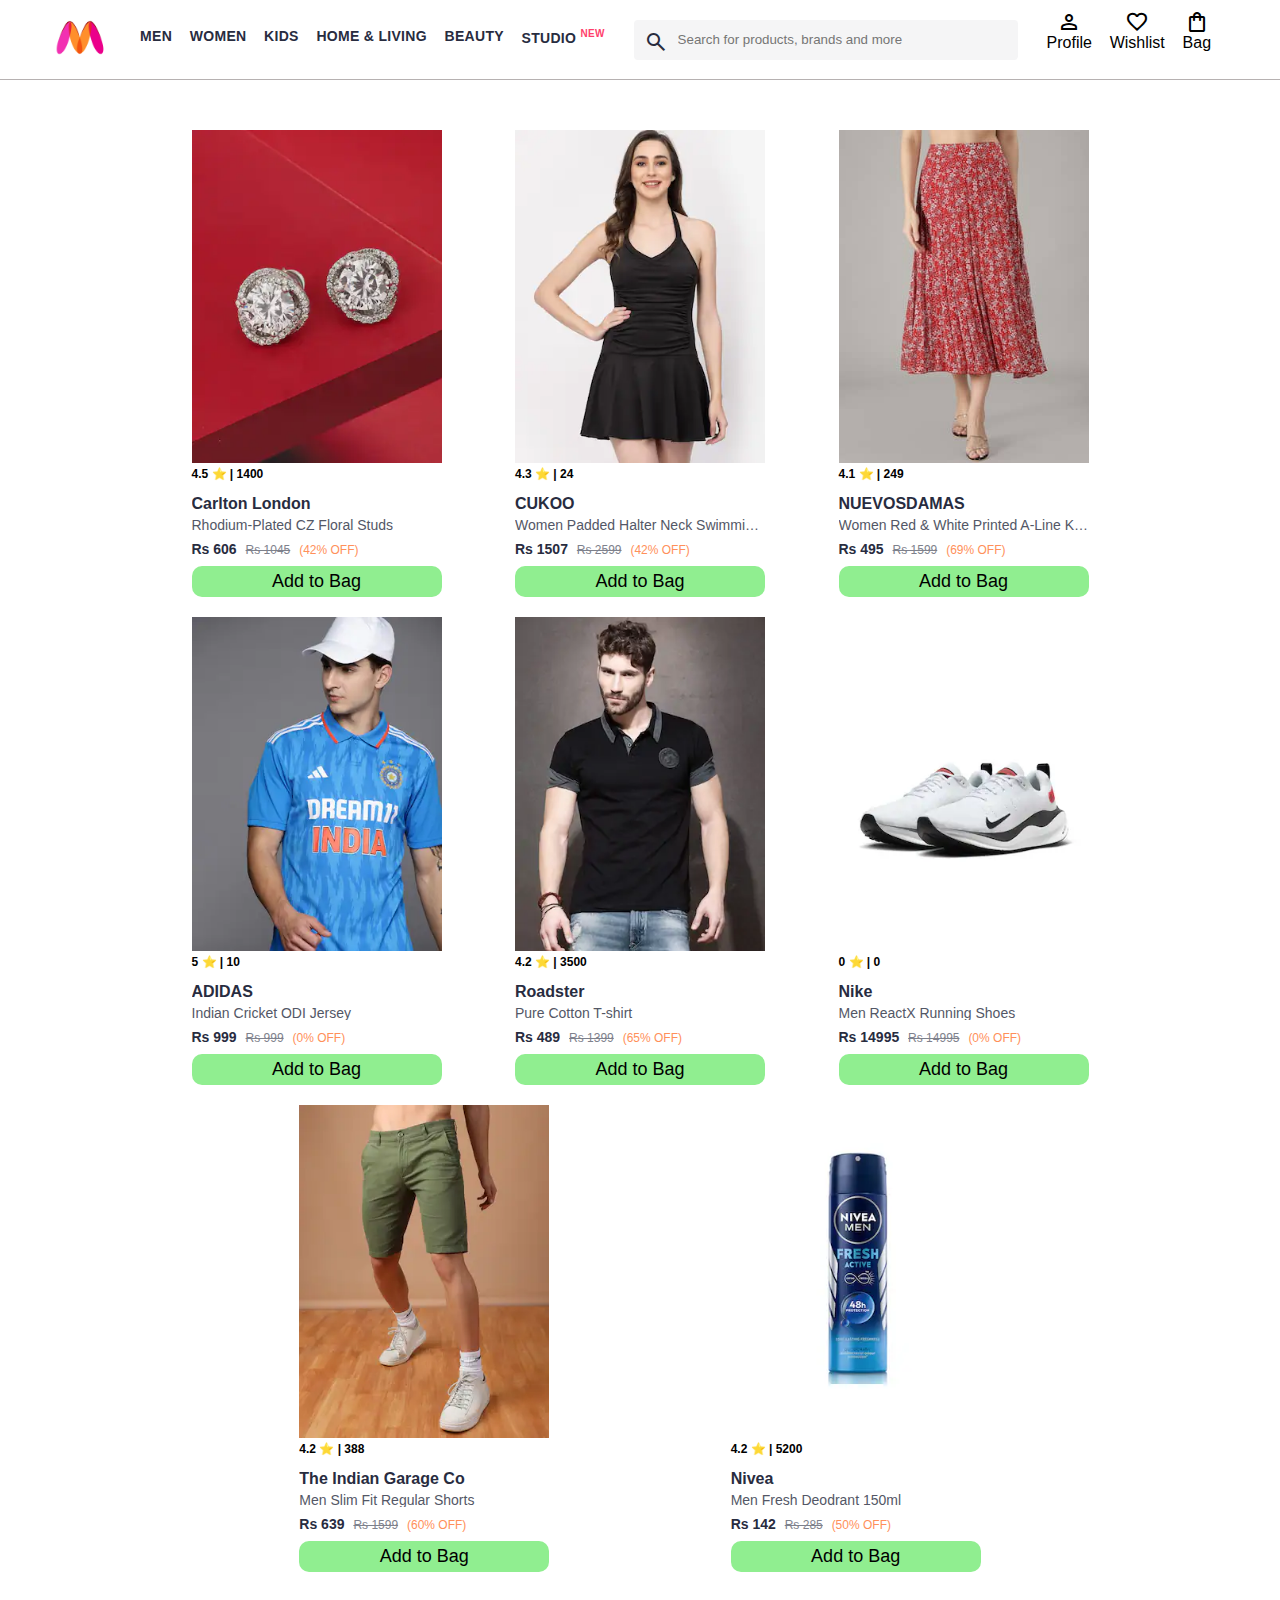
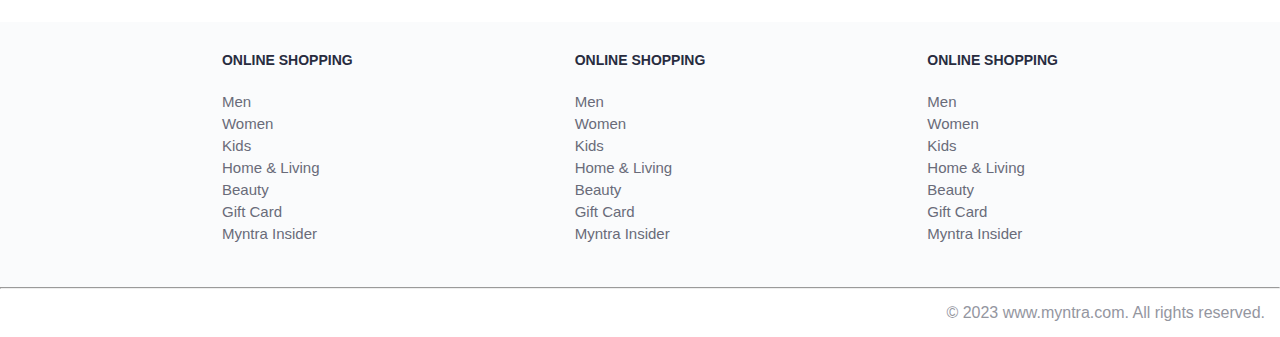
<file: index.html>
<!DOCTYPE html>
<html lang="en">
<head>
    <title>Myntra  Clone</title>
    <link rel="stylesheet" href="/index.css">
    <link rel="stylesheet" href="https://fonts.googleapis.com/css2?family=Material+Symbols+Outlined:opsz,wght,FILL,GRAD@20..48,100..700,0..1,-50..200" />
</head>
<body>
    <header>
        <div class="logo_container">
            <a href="#"><img class="myntra_home" src="/myntra_logo.webp" alt="Myntra Home"></a>
        </div>
        <nav class="nav_bar">
            <a href="#">Men</a>
            <a href="#">Women</a>
            <a href="#">Kids</a>
            <a href="#">Home & Living</a>
            <a href="#">Beauty</a>
            <a href="#">Studio <sup>New</sup></a>
        </nav>
        <div class="search_bar">
            <span class="material-symbols-outlined search_icon">search</span>
            <input class="search_input" placeholder="Search for products, brands and more">
        </div>
        <div class="action_bar">
            <div class="action_container">
                <span class="material-symbols-outlined action_icon">person</span>
                <span class="action_name">Profile</span>
            </div>

            <div class="action_container">
                <span class="material-symbols-outlined action_icon">favorite</span>
                <span class="action_name">Wishlist</span>
            </div>

            <a class="action_container" href="/bag.html">
                <span class="material-symbols-outlined action_icon">shopping_bag</span>
                <span class="action_name">Bag</span>
                <span class="bag-item-count">0</span>
            </a>
        </div>
    </header>
    <main>
        <div class="items-container">
        </div>
    </main>
    <footer>
        <div class="footer_container">
            <div class="footer_column">
                <h3>ONLINE SHOPPING</h3>

                <a href="#">Men</a>
                <a href="#">Women</a>
                <a href="#">Kids</a>
                <a href="#">Home & Living</a>
                <a href="#">Beauty</a>
                <a href="#">Gift Card</a>
                <a href="#">Myntra Insider</a>
            </div>

            <div class="footer_column">
                <h3>ONLINE SHOPPING</h3>

                <a href="#">Men</a>
                <a href="#">Women</a>
                <a href="#">Kids</a>
                <a href="#">Home & Living</a>
                <a href="#">Beauty</a>
                <a href="#">Gift Card</a>
                <a href="#">Myntra Insider</a>
            </div>

            <div class="footer_column">
                <h3>ONLINE SHOPPING</h3>

                <a href="#">Men</a>
                <a href="#">Women</a>
                <a href="#">Kids</a>
                <a href="#">Home & Living</a>
                <a href="#">Beauty</a>
                <a href="#">Gift Card</a>
                <a href="#">Myntra Insider</a>
            </div>
        </div>
        <hr>

        <div class="copyright">
            © 2023 www.myntra.com. All rights reserved.
        </div>
    </footer>
    <script src="/items.js"></script>
    <script src="/index.js"></script>
</body>
</html>
</file>
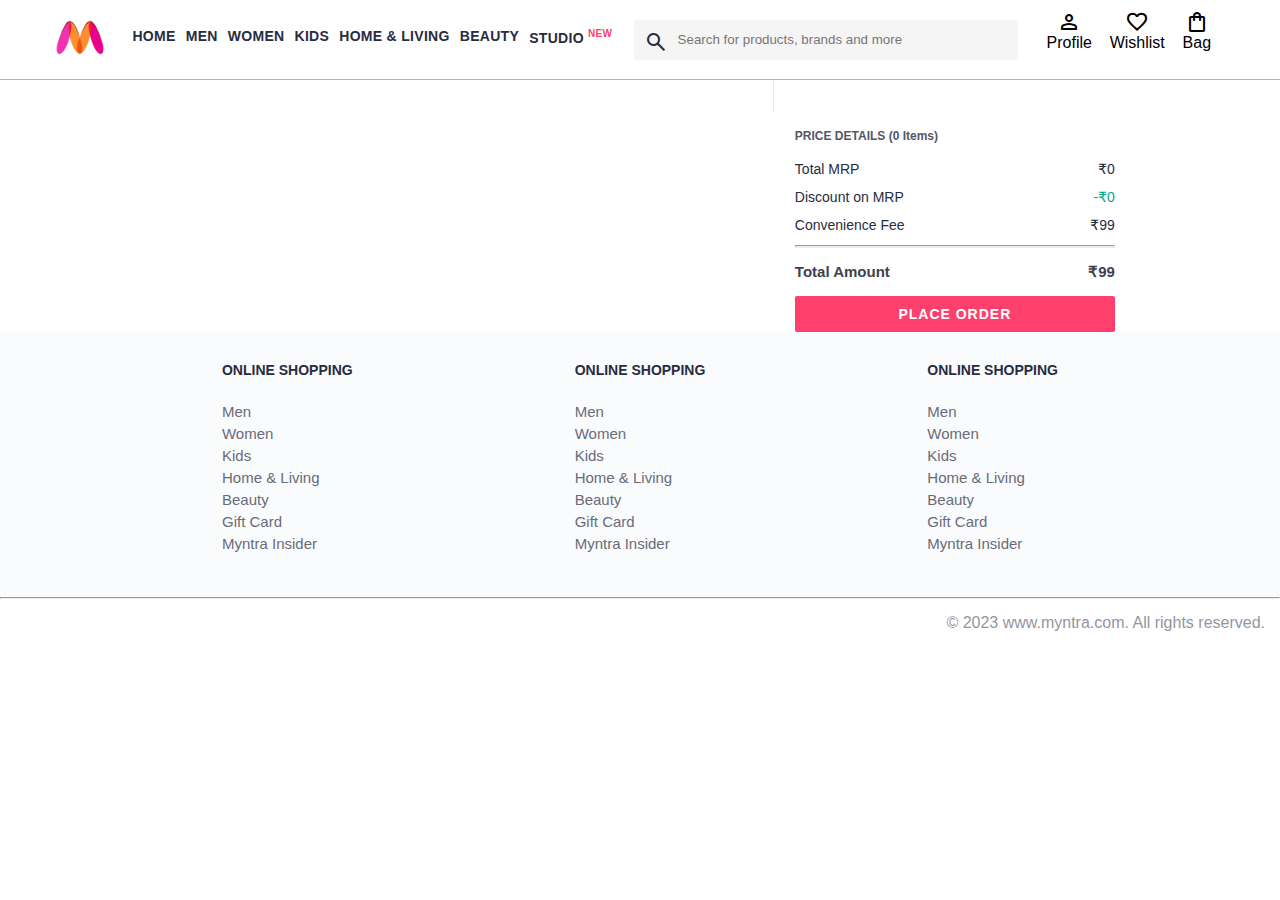
<file: bag.html>
<!DOCTYPE html>
<html lang="en">
<head>
    <title>Myntra Clone</title>
    <link rel="stylesheet" href="/index.css">
    <link rel="stylesheet" href="/bag.css">
    <link rel="stylesheet" href="https://fonts.googleapis.com/css2?family=Material+Symbols+Outlined:opsz,wght,FILL,GRAD@20..48,100..700,0..1,-50..200" />
</head>
<body>
    <header>
        <div class="logo_container">
            <a href="#"><img class="myntra_home" src="myntra_logo.webp" alt="Myntra Home"></a>
            
        </div>
        <nav class="nav_bar">
            <a href="/index.html"> Home</a>
            <a href="#">Men</a>
            <a href="#">Women</a>
            <a href="#">Kids</a>
            <a href="#">Home & Living</a>
            <a href="#">Beauty</a>
            <a href="#">Studio <sup>New</sup></a>
        </nav>
        <div class="search_bar">
            <span class="material-symbols-outlined search_icon">search</span>
            <input class="search_input" placeholder="Search for products, brands and more">
        </div>
        <div class="action_bar">
            <div class="action_container">
                <span class="material-symbols-outlined action_icon">person</span>
                <span class="action_name">Profile</span>
            </div>

            <div class="action_container">
                <span class="material-symbols-outlined action_icon">favorite</span>
                <span class="action_name">Wishlist</span>
            </div>

            <div class="action_container">
                <span class="material-symbols-outlined action_icon">shopping_bag</span>
                <span class="action_name">Bag</span>
                <span class="bag-item-count">0</span>
            </div>
        </div>
    </header>
    <main>
      <div class="bag-page">
        <div class="bag-items-container">
        </div>
        <div class="bag-summary">
        </div>

      </div>
    </main>
    <footer>
        <div class="footer_container">
            <div class="footer_column">
                <h3>ONLINE SHOPPING</h3>

                <a href="#">Men</a>
                <a href="#">Women</a>
                <a href="#">Kids</a>
                <a href="#">Home & Living</a>
                <a href="#">Beauty</a>
                <a href="#">Gift Card</a>
                <a href="#">Myntra Insider</a>
            </div>

            <div class="footer_column">
                <h3>ONLINE SHOPPING</h3>

                <a href="#">Men</a>
                <a href="#">Women</a>
                <a href="#">Kids</a>
                <a href="#">Home & Living</a>
                <a href="#">Beauty</a>
                <a href="#">Gift Card</a>
                <a href="#">Myntra Insider</a>
            </div>

            <div class="footer_column">
                <h3>ONLINE SHOPPING</h3>

                <a href="#">Men</a>
                <a href="#">Women</a>
                <a href="#">Kids</a>
                <a href="#">Home & Living</a>
                <a href="#">Beauty</a>
                <a href="#">Gift Card</a>
                <a href="#">Myntra Insider</a>
            </div>
        </div>
        <hr>

        <div class="copyright">
            © 2023 www.myntra.com. All rights reserved.
        </div>
    </footer>
    <script src="/items.js"></script>
    <script src="/index.js"></script>
    <script src="/bag.js"></script>
</body>
</html>
</file>
<file: index.css>
/***************** Item Page CSS **************************/
.action_container {
    text-decoration: none;
}
a.action_container:link {
    color:black;
}
.item-details {
    cursor: pointer;
    width: 250px;
    margin: 10px;
}
.stars {
    font-size: 12px;
    font-weight: 700;
    text-align: left;
}
.company {
    font-size: 18px;
    font-weight: 700;
    line-height: 1;
    color: #282c3f;
    margin-bottom: 6px;
    overflow: hidden;
    text-overflow: ellipsis;
    white-space: nowrap;
    margin-top: 20px;
}
.item-name {
    color: #535766;
    font-size: 16px;
    line-height: 1;
    margin-bottom: 0;
    margin-top: 0;
    overflow: hidden;
    text-overflow: ellipsis;
    white-space: nowrap;
    font-weight: 400;
    display: block;
}
.price-container {
    margin-top: 10px;
}
.current-price {
    font-size: 14px;
    font-weight: 700;
    color: #282c3f;
}
.original-price {
    text-decoration: line-through;
    color: #7e818c;
    font-weight: 400;
    margin-left: 5px;
    font-size: 12px;
}
.discount-percentage {
    color: #ff905a;
    font-weight: 400;
    font-size: 12px;
    margin-left: 5px;
}
.btn-bag {
    background-color: lightgreen;
    border: none;
    padding: 5px 15px;
    border-radius: 10px;
    width: 100%;
    margin-top: 7px;
    font-size: 20px;
    cursor: pointer;
}
.bag-items {
    background-color: #f16565;
    white-space: nowrap;
    text-align: center;
    line-height: 18px;
    padding: 0 6px;
    height: 18px;
    position: relative;
    border-radius: 50%;
    font-size: 12px;
    color: #fff;
    left: 13px;
    top: -44px;
    font-weight: 700;
    cursor: pointer;
}

* {
    margin: 0;
    padding: 0;
    font-family: Assistant,-apple-system,BlinkMacSystemFont,Segoe UI,Roboto,Helvetica,Arial,sans-serif;
    box-sizing: border-box;
}
header {
    display: flex;
    background-color: #ffffff;
    height: 80px;
    justify-content: space-between;
    align-items: center;
    border-bottom: 1px solid #b6b1b1;
}
.myntra_home {
    height: 45px;
}
.logo_container {
    margin-left: 4%;
}
.action_bar {
    margin-right: 4%;
}
.nav_bar {
    display: flex;
    min-width: 500px;
    justify-content: space-evenly;
}
.nav_bar a {
    font-size: 14px;
    letter-spacing: .3px;
    color: #282c3f;
    font-weight: 700;
    text-transform: uppercase;
    text-decoration: none;
    padding: 28px 0;
    border-bottom: 5px solid #ffffff;
}
.nav_bar a:hover {
    border-bottom: 4px solid #f54e77;
}

.nav_bar a sup {
    color: #ff3f6c;
    font-size: 10px;
}

.search_bar {
    height: 40px;
    min-width: 200px;
    width: 30%;
    display: flex;
    align-items: center;
}
.search_icon {
    box-sizing: content-box;
    height: 20px;
    padding: 10px;

    background-color: #f5f5f6;
    color: #282c3f;
    font-weight: 300;
    border-radius: 4px 0 0 4px;
}
.search_input {
    color: #696e79;
    background-color: #f5f5f6;
    flex-grow: 1;
    height: 40px;
    border: 0;
    border-radius: 0 4px 4px 0;
}

.action_bar {
    display: flex;
    min-width: 200px;
    justify-content: space-evenly;
}

.action_container {
    display: flex;
    flex-direction: column;
    align-items: center;
}

/* Main section */
.banner_container {
    margin: 40px 0;
}
.banner_image {
    width: 100%;
}

.category_heading {
    text-transform: uppercase;
    color: #3e4152;
    letter-spacing: .15em;
    font-size: 1.8em;
    margin: 50px 0 10px 30px;
    max-height: 5em;
    font-weight: 700;
}

.category-items, .items-container {
    width: 80%;
    margin: 50px 10%;
    display: flex;
    flex-wrap: wrap;
    justify-content: space-evenly;
}

.sale_item {
    width: 250px;
}

.footer_container {
    padding: 30px 0px 40px 0px;
    background: #FAFBFC;
    display: flex;
    justify-content: space-evenly;
}

.footer_column {
    display: flex;
    flex-direction: column;
}

.footer_column h3 {
    color: #282c3f;
    font-size: 14px;
    margin-bottom: 25px;
}

.footer_column a {
    color: #696b79;
    font-size: 15px;
    text-decoration: none;
    padding-bottom: 5px;
}

.copyright {
    color: #94969f;
    text-align: end;
    padding: 15px;
}

.items-container {
    width: 80%;
    margin: 40px 10%;
}
.item-container {
    width: 250px;
    margin: 10px;
}
.item-image {
    width: 100%;
}
.rating {
    font-size: 12px;
    font-weight: 700;
}
.company-name {
    margin-top: 15px;
    font-size: 16px;
    font-weight: 700;
    line-height: 1;
    color: #282c3f;
    margin-bottom: 6px;
    overflow: hidden;
    text-overflow: ellipsis;
    white-space: nowrap;
}
.item-name {
    color: #535766;
    font-size: 14px;
    line-height: 1;
    margin-bottom: 0;
    margin-top: 0;
    overflow: hidden;
    text-overflow: ellipsis;
    white-space: nowrap;
    font-weight: 400;
    display: block;
}
.price {
    margin-top: 10px;
    font-size: 14px;
    line-height: 15px;
    color: #282c3f;
    white-space: nowrap;
}
.current-price {
    font-size: 14px;
    font-weight: 700;
    color: #282c3f;
}
.original-price {
    text-decoration: line-through;
    color: #7e818c;
    font-weight: 400;
    margin-left: 5px;
    font-size: 12px;
}
.discount {
    color: #ff905a;
    font-weight: 400;
    font-size: 12px;
    margin-left: 5px;
}
.btn-add-bag {
    margin-top: 8px;
    font-size: 18px;
    width: 100%;
    background-color: lightgreen;
    border: none;
    padding: 5px 15px;
    border-radius: 10px;
    cursor: pointer;
}
.bag-item-count {
    background-color: #f16565;
    white-space: nowrap;
    text-align: center;
    line-height: 18px;
    padding: 0 6px;
    height: 18px;
    position: relative;
    border-radius: 50%;
    font-size: 12px;
    color: #fff;
    left: 13px;
    top: -44px;
    font-weight: 700;
    cursor: pointer;
}
.action_container {
    text-decoration: none;
}
a.action_container:link {
    color:black;
}
</file>
<file: bag.css>
.bag-items-container {
    display: inline-block;
    width: 64%;
    padding-right: 20px;
    border-right: 1px solid #eaeaec;
    padding-top: 32px;
    color: #282c3f;
    font-size: 13px;
    line-height: 1.42857143;
  }
  
  .bag-page {
    width: 75%;
    margin-left: 12.5%;
  }
  
  .bag-summary {
    vertical-align: top;
    display: inline-block;
    width: 35%;
    padding: 24px 0 0 16px;
    color: #282c3f;
    font-size: 13px;
    line-height: 1.42857143;
  }
  
  .bag-details-container {
    margin-bottom: 16px;
  }
  
  .price-header {
    font-size: 12px;
    font-weight: 700;
    margin: 24px 0 16px;
    color: #535766;
  }
  
  .price-item {
    margin-bottom: 12px;
    line-height: 16px;
    font-size: 14px;
    color: #282c3f;
  }
  
  .price-item-value {
    float: right;
  }
  
  .priceDetail-base-discount {
    color: #03a685;
  }
  
  .price-footer {
    font-weight: 700;
    font-size: 15px;
    padding-top: 16px;
    border-top: 1px solid #eaeaec;
    color: #3e4152;
    line-height: 16px;
  }
  
  .btn-place-order {
    width: 100%;
    letter-spacing: 1px;
    font-size: 14px;
    font-weight: 600;
    border-radius: 2px;
    border-width: 0px;
    padding: 10px 16px;
    background-color: rgb(255, 63, 108);
    color: rgb(255, 255, 255);
    cursor: pointer;
  }
  
  .bag-item-container {
    margin-bottom: 8px;
    background: #fff;
    font-size: 14px;
    border: 1px solid #eaeaec;
    border-radius: 4px;
    position: relative;
    padding: 12px 12px 0;
  }
  
  .item-left-part {
    position: absolute;
    background: rgb(255, 242, 223);
    height: 148px;
    width: 111px;
  }
  
  .item-right-part {
    padding-left: 12px;
    position: relative;
    min-height: 148px;
    margin-left: 111px;
    margin-bottom: 12px;
  }
  
  .bag-item-img {
    width: 100%;
  }
  
  .return-period {
    display: inline-flex;
    font-size: 14px;
    padding-top: 8px;
  }
  
  .return-period-days {
    font-weight: 700;
    margin-right: 4px;
  }
  
  .delivery-details {
    margin-top: 5px;
    color: #282c3f;
    font-size: 12px;
    letter-spacing: -.1px;
    margin-bottom: 8px;
    line-height: 15px;
  }
  
  .delivery-details-days {
    color: #03a685;
  }
  
  .remove-from-cart {
    position: absolute;
    font-size: 25px;
    top: 10px;
    right: 18px;
    width: 14px;
    height: 14px;
    cursor: pointer;
  }
</file>
